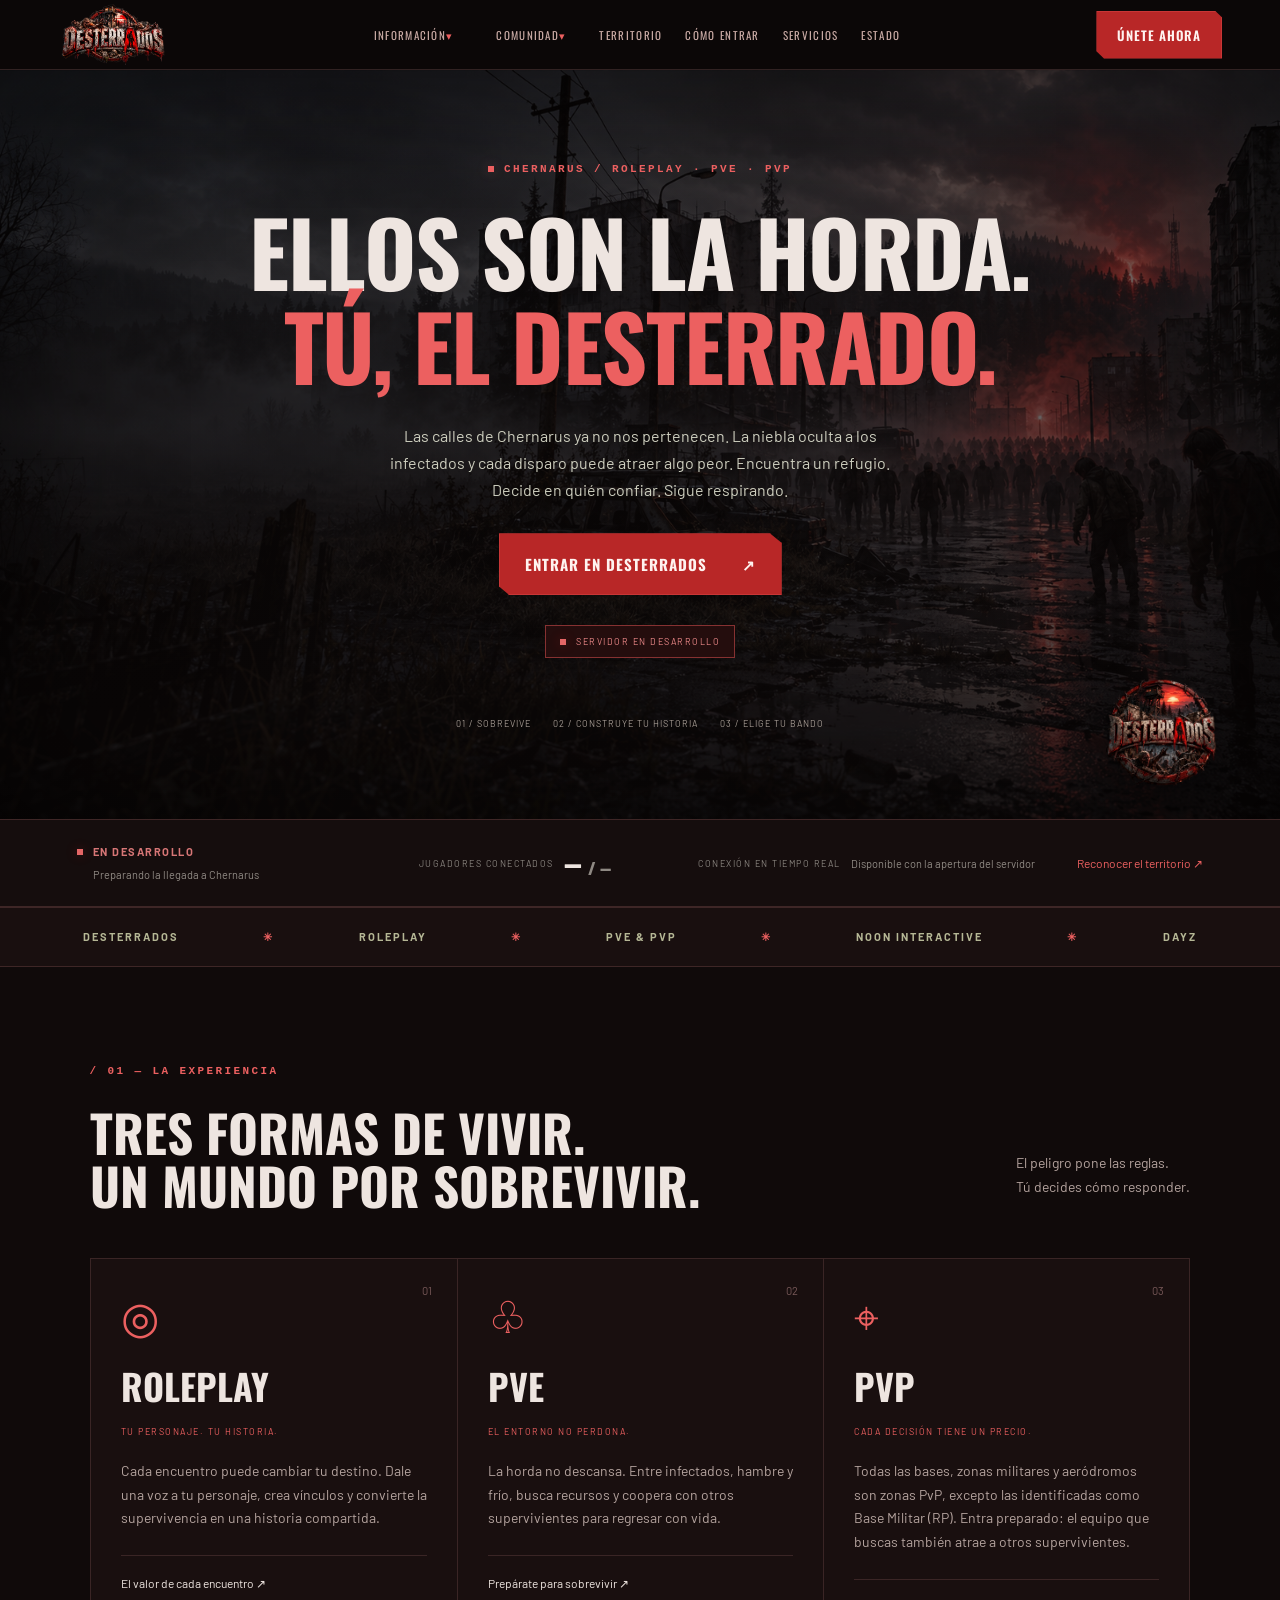
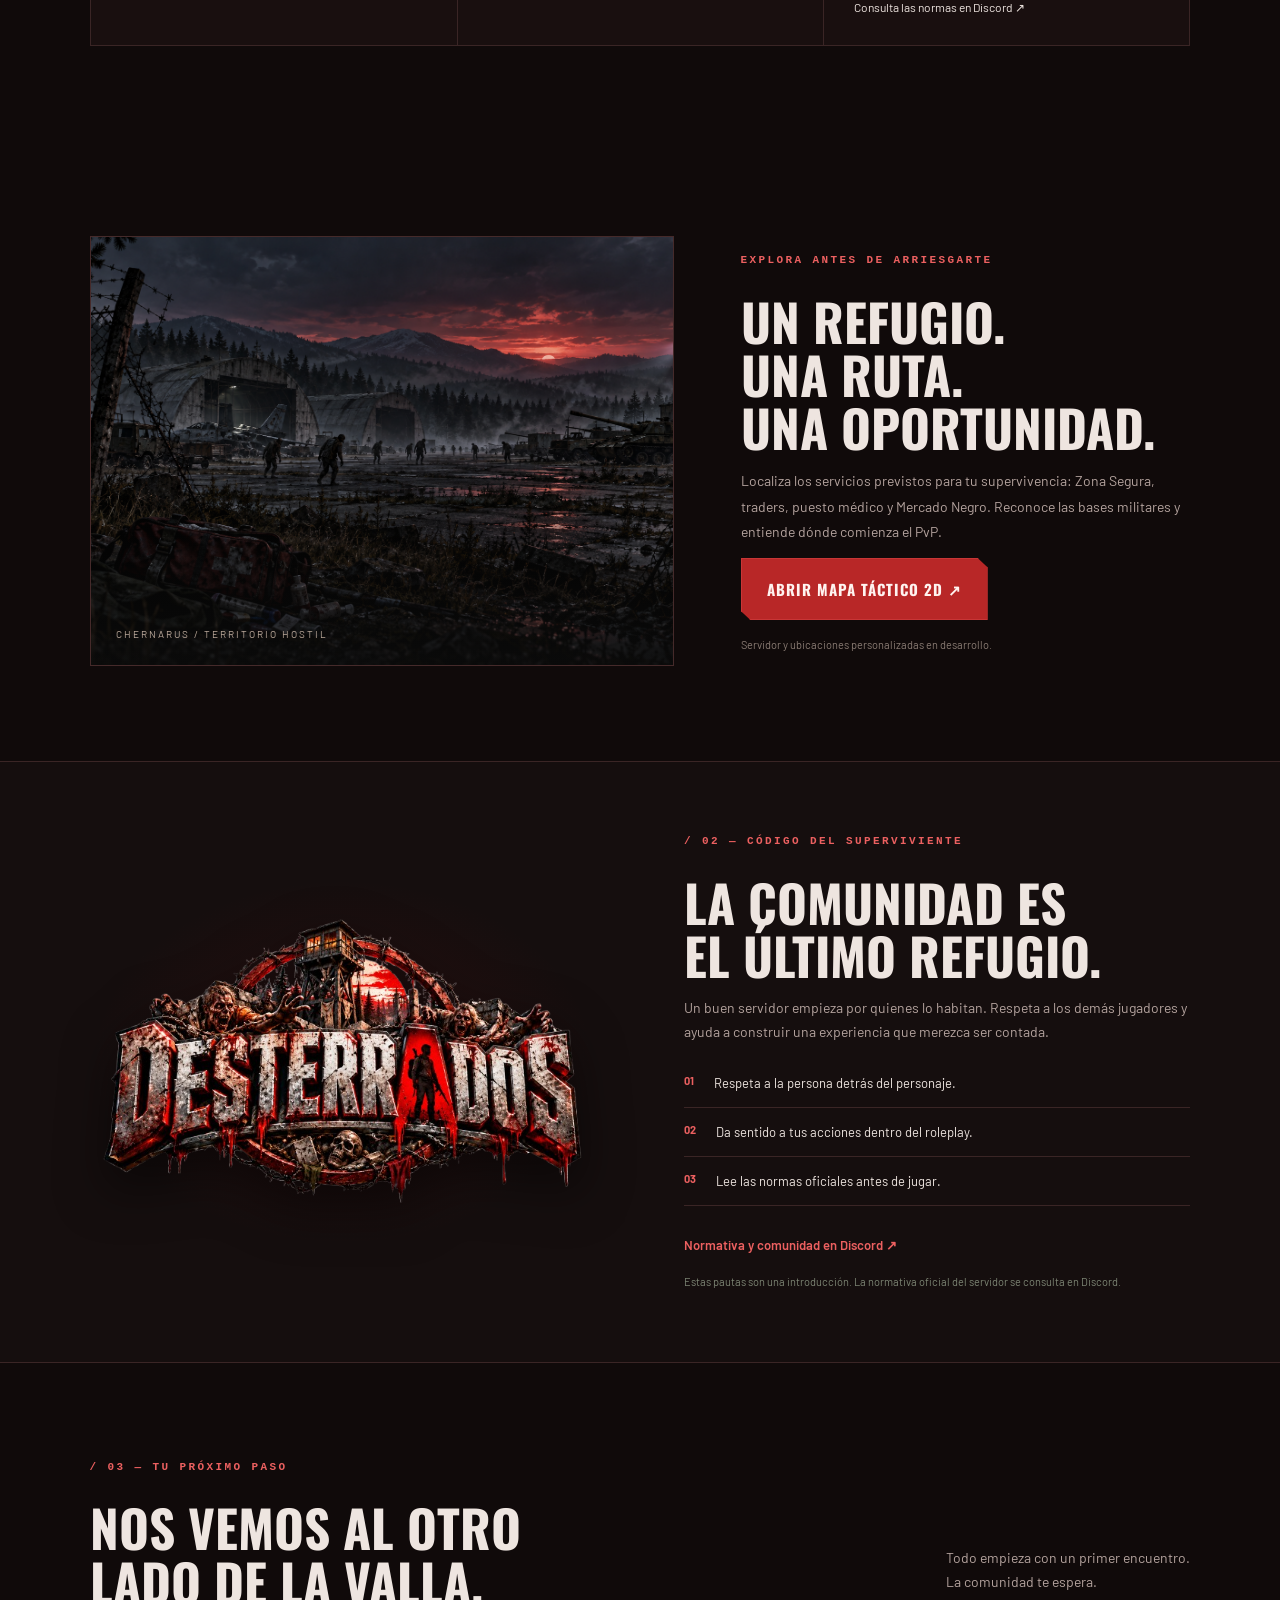
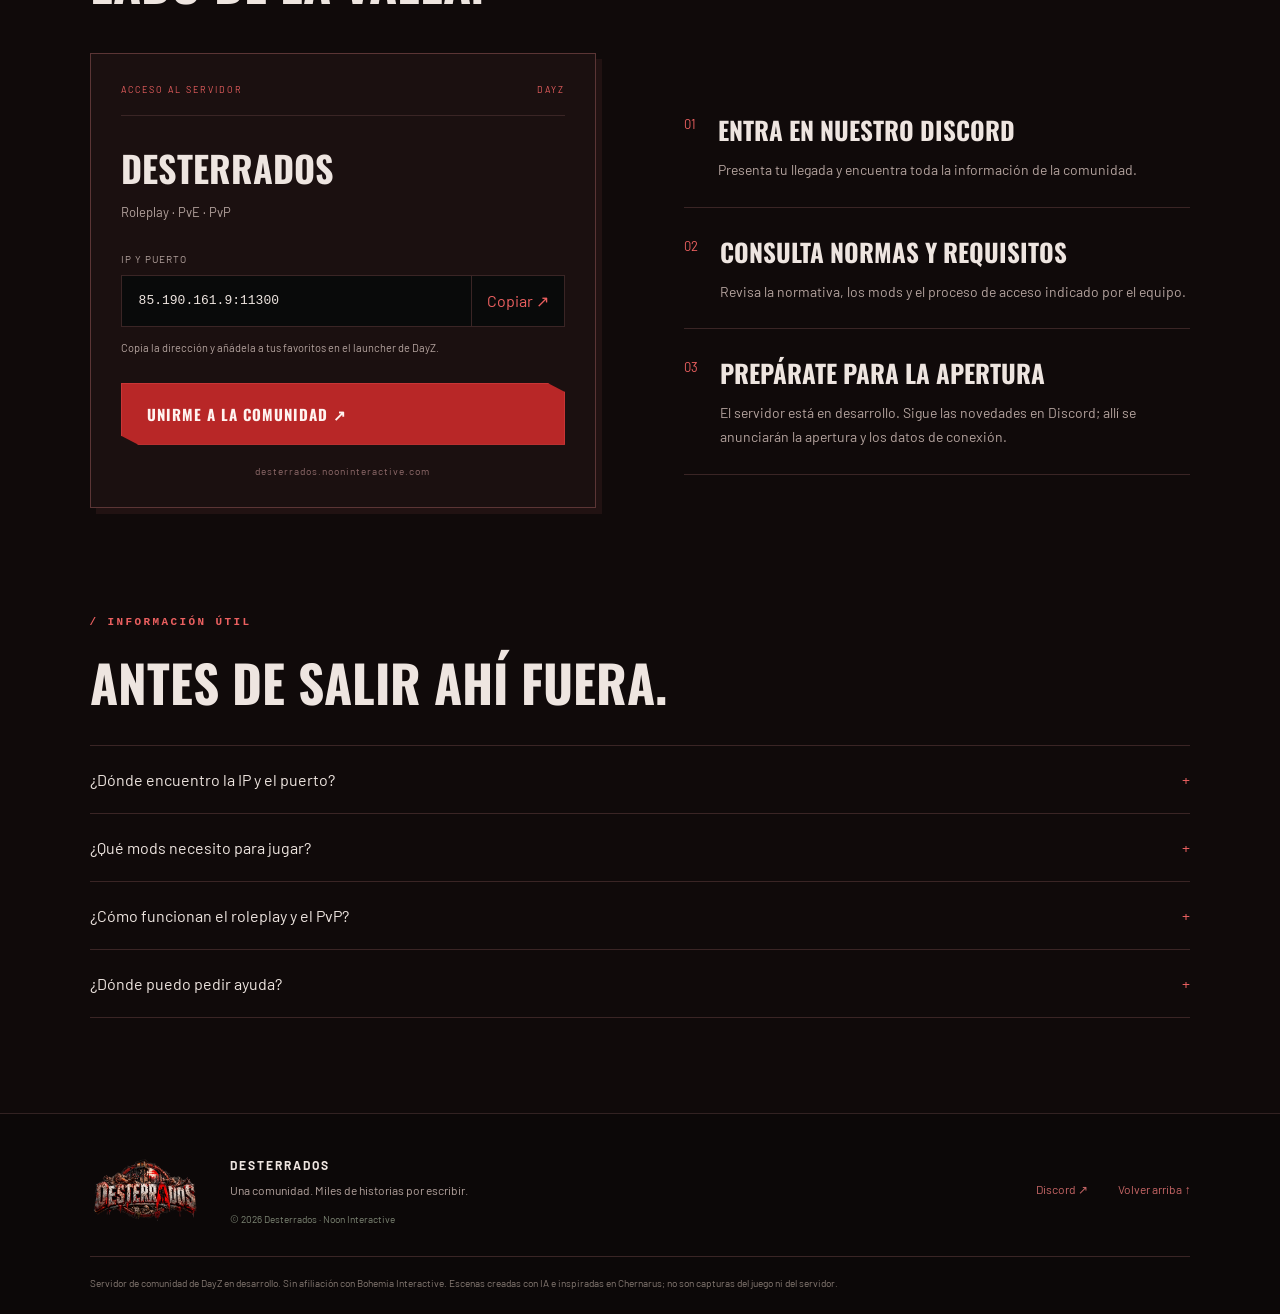
<file: index.html>
<!doctype html>
<html lang="es"><head><meta charset="utf-8"><meta name="viewport" content="width=device-width,initial-scale=1"><meta name="theme-color" content="#080909"><meta name="description" content="Desterrados: comunidad de DayZ con roleplay, PvE y PvP. Encuentra tu historia y únete a nuestro Discord."><title>Desterrados | DayZ · Noon Interactive</title><link rel="icon" href="assets/logo-emblem.png"><link rel="stylesheet" href="style.css"><link rel="stylesheet" href="dark.css"><link rel="stylesheet" href="interface.css"></head><body>
<a class="skip-link" href="#main">Saltar al contenido</a><header class="site-header"><a class="brand" href="index.html" aria-label="Desterrados, inicio"><img src="assets/logo-wide.png" alt="Desterrados"></a><button class="mobile-toggle" aria-label="Abrir menú" aria-controls="site-navigation" aria-expanded="false">☰</button><nav class="site-nav" id="site-navigation" aria-label="Principal"><details><summary>Información</summary><div class="nav-dropdown"><a href="index.html#experiencia">La experiencia</a><a href="index.html#codigo">Normativa y comunidad</a><a href="mapa.html">Charnarus</a><a href="index.html#conexion">Cómo entrar</a></div></details><details><summary>Comunidad</summary><div class="nav-dropdown"><a href="https://discord.gg/SMAMFn2gkX" target="_blank" rel="noopener noreferrer">Discord de Desterrados ↗</a><a href="index.html#codigo">Código del superviviente</a></div></details><a href="mapa.html">Territorio</a><a href="index.html#conexion">Cómo entrar</a><a href="mapa.html#servicios">Servicios</a><a href="estado.html">Estado</a></nav><a class="button small" href="https://discord.gg/SMAMFn2gkX" target="_blank" rel="noopener noreferrer">Únete ahora</a></header>
<main id="main"><section id="inicio" class="hero"><div class="grid-overlay"></div><div class="hero-copy"><p class="eyebrow"><span></span> CHERNARUS / ROLEPLAY · PVE · PVP</p><h1>Ellos son la horda.<br><em>Tú, el desterrado.</em></h1><p class="lead">Las calles de Chernarus ya no nos pertenecen. La niebla oculta a los infectados y cada disparo puede atraer algo peor. Encuentra un refugio. Decide en quién confiar. Sigue respirando.</p><div class="actions"><a class="button" href="#conexion">Entrar en Desterrados <b>↗</b></a></div><div class="development-badge"><span></span> SERVIDOR EN DESARROLLO</div><div class="hero-meta"><span>01 / SOBREVIVE</span><span>02 / CONSTRUYE TU HISTORIA</span><span>03 / ELIGE TU BANDO</span></div></div><div class="hero-art"><div class="orbit"></div><img src="assets/logo-emblem.png" alt="Emblema de Desterrados con una torre de vigilancia, supervivientes e infectados"><span class="art-caption">CHERNARUS NO OLVIDA A SUS MUERTOS.</span></div></section>
<div class="live-strip" aria-label="Estado del servidor"><div><span class="status-dot"></span><b>EN DESARROLLO</b><small>Preparando la llegada a Chernarus</small></div><div><span>JUGADORES CONECTADOS</span><strong>— <small>/ —</small></strong></div><div><span>CONEXIÓN EN TIEMPO REAL</span><small>Disponible con la apertura del servidor</small></div><a href="mapa.html">Reconocer el territorio ↗</a></div><div class="ticker"><span>DESTERRADOS</span><i>✳</i><span>ROLEPLAY</span><i>✳</i><span>PVE & PVP</span><i>✳</i><span>NOON INTERACTIVE</span><i>✳</i><span>DAYZ</span></div>
<section id="experiencia" class="section"><div class="section-heading"><div><p class="eyebrow">/ 01 — LA EXPERIENCIA</p><h2>Tres formas de vivir.<br>Un mundo por sobrevivir.</h2></div><p>El peligro pone las reglas.<br>Tú decides cómo responder.</p></div><div class="modes"><article><span class="number">01</span><div class="symbol">◎</div><h3>Roleplay</h3><p class="tag">TU PERSONAJE. TU HISTORIA.</p><p>Cada encuentro puede cambiar tu destino. Dale una voz a tu personaje, crea vínculos y convierte la supervivencia en una historia compartida.</p><a href="#codigo">El valor de cada encuentro ↗</a></article><article><span class="number">02</span><div class="symbol">♧</div><h3>PvE</h3><p class="tag">EL ENTORNO NO PERDONA.</p><p>La horda no descansa. Entre infectados, hambre y frío, busca recursos y coopera con otros supervivientes para regresar con vida.</p><a href="#conexion">Prepárate para sobrevivir ↗</a></article><article><span class="number">03</span><div class="symbol">⌖</div><h3>PvP</h3><p class="tag">CADA DECISIÓN TIENE UN PRECIO.</p><p>Todas las bases, zonas militares y aeródromos son zonas PvP, excepto las identificadas como Base Militar (RP). Entra preparado: el equipo que buscas también atrae a otros supervivientes.</p><a href="https://discord.gg/SMAMFn2gkX" target="_blank" rel="noopener noreferrer">Consulta las normas en Discord ↗</a></article></div></section>
<section class="territory-preview section"><div class="territory-photo" role="img" aria-label="Arte generado de un aeródromo militar abandonado inspirado en Chernarus"><span>CHERNARUS / TERRITORIO HOSTIL</span></div><div><p class="eyebrow">EXPLORA ANTES DE ARRIESGARTE</p><h2>Un refugio.<br>Una ruta.<br>Una oportunidad.</h2><p>Localiza los servicios previstos para tu supervivencia: Zona Segura, traders, puesto médico y Mercado Negro. Reconoce las bases militares y entiende dónde comienza el PvP.</p><a class="button" href="mapa.html">Abrir mapa táctico 2D ↗</a><small>Servidor y ubicaciones personalizadas en desarrollo.</small></div></section><section class="manifesto" id="codigo"><div class="manifesto-art"><img src="assets/logo-wide.png" alt="Logotipo oficial de Desterrados"></div><div><p class="eyebrow">/ 02 — CÓDIGO DEL SUPERVIVIENTE</p><h2>La comunidad es<br>el último refugio.</h2><p>Un buen servidor empieza por quienes lo habitan. Respeta a los demás jugadores y ayuda a construir una experiencia que merezca ser contada.</p><div class="principles"><p><b>01</b><span>Respeta a la persona detrás del personaje.</span></p><p><b>02</b><span>Da sentido a tus acciones dentro del roleplay.</span></p><p><b>03</b><span>Lee las normas oficiales antes de jugar.</span></p></div><a class="text-link" href="https://discord.gg/SMAMFn2gkX" target="_blank" rel="noopener noreferrer">Normativa y comunidad en Discord ↗</a><small>Estas pautas son una introducción. La normativa oficial del servidor se consulta en Discord.</small></div></section>
<section class="section connection" id="conexion"><div class="section-heading"><div><p class="eyebrow">/ 03 — TU PRÓXIMO PASO</p><h2>Nos vemos al otro<br>lado de la valla.</h2></div><p>Todo empieza con un primer encuentro.<br>La comunidad te espera.</p></div><div class="join-grid"><div class="server-panel"><div class="panel-top"><span>ACCESO AL SERVIDOR</span><span>DAYZ</span></div><h3>Desterrados</h3><p>Roleplay · PvE · PvP</p><label for="server-ip">IP Y PUERTO</label><div class="ip-row"><output id="server-ip">En desarrollo</output><button id="copy-ip" disabled aria-label="Copiar IP, pendiente de confirmar">Copiar ↗</button></div><p class="muted" id="ip-help">Dirección del servidor: 85.190.161.9:11300.</p><a class="button" href="https://discord.gg/SMAMFn2gkX" target="_blank" rel="noopener noreferrer">Unirme a la comunidad ↗</a><span class="domain">desterrados.nooninteractive.com</span></div><ol class="steps"><li><span>01</span><div><h3>Entra en nuestro Discord</h3><p>Presenta tu llegada y encuentra toda la información de la comunidad.</p></div></li><li><span>02</span><div><h3>Consulta normas y requisitos</h3><p>Revisa la normativa, los mods y el proceso de acceso indicado por el equipo.</p></div></li><li><span>03</span><div><h3>Prepárate para la apertura</h3><p>El servidor está en desarrollo. Sigue las novedades en Discord; allí se anunciarán la apertura y los datos de conexión.</p></div></li></ol></div></section>
<section class="faq section"><p class="eyebrow">/ INFORMACIÓN ÚTIL</p><h2>Antes de salir ahí fuera.</h2><details><summary>¿Dónde encuentro la IP y el puerto?<span>+</span></summary><p>Puedes copiar la dirección 85.190.161.9:11300 en la sección de conexión. Consulta los requisitos y las novedades en Discord.</p></details><details><summary>¿Qué mods necesito para jugar?<span>+</span></summary><p>Consulta la lista actualizada y las instrucciones del servidor en Discord antes de conectar.</p></details><details><summary>¿Cómo funcionan el roleplay y el PvP?<span>+</span></summary><p>Todas las bases, zonas militares y aeródromos son PvP excepto las marcadas Base Militar (RP). Consulta el mapa 2D y la normativa oficial antes de jugar; las ubicaciones personalizadas aún están en desarrollo.</p></details><details><summary>¿Dónde puedo pedir ayuda?<span>+</span></summary><p>Únete a <a href="https://discord.gg/SMAMFn2gkX" target="_blank" rel="noopener noreferrer">nuestro Discord</a> y consulta al equipo de la comunidad.</p></details></section>
</main><footer><img src="assets/logo-wide.png" alt="Desterrados"><div><b>DESTERRADOS</b><p>Una comunidad. Miles de historias por escribir.</p><span>© <span id="year">2026</span> Desterrados · Noon Interactive</span></div><a href="https://discord.gg/SMAMFn2gkX" target="_blank" rel="noopener noreferrer">Discord ↗</a><a href="#inicio">Volver arriba ↑</a><small>Servidor de comunidad de DayZ en desarrollo. Sin afiliación con Bohemia Interactive. Escenas creadas con IA e inspiradas en Chernarus; no son capturas del juego ni del servidor.</small></footer><script src="config.js"></script><script src="app.js"></script><script src="territory.js"></script></body></html>
</file>
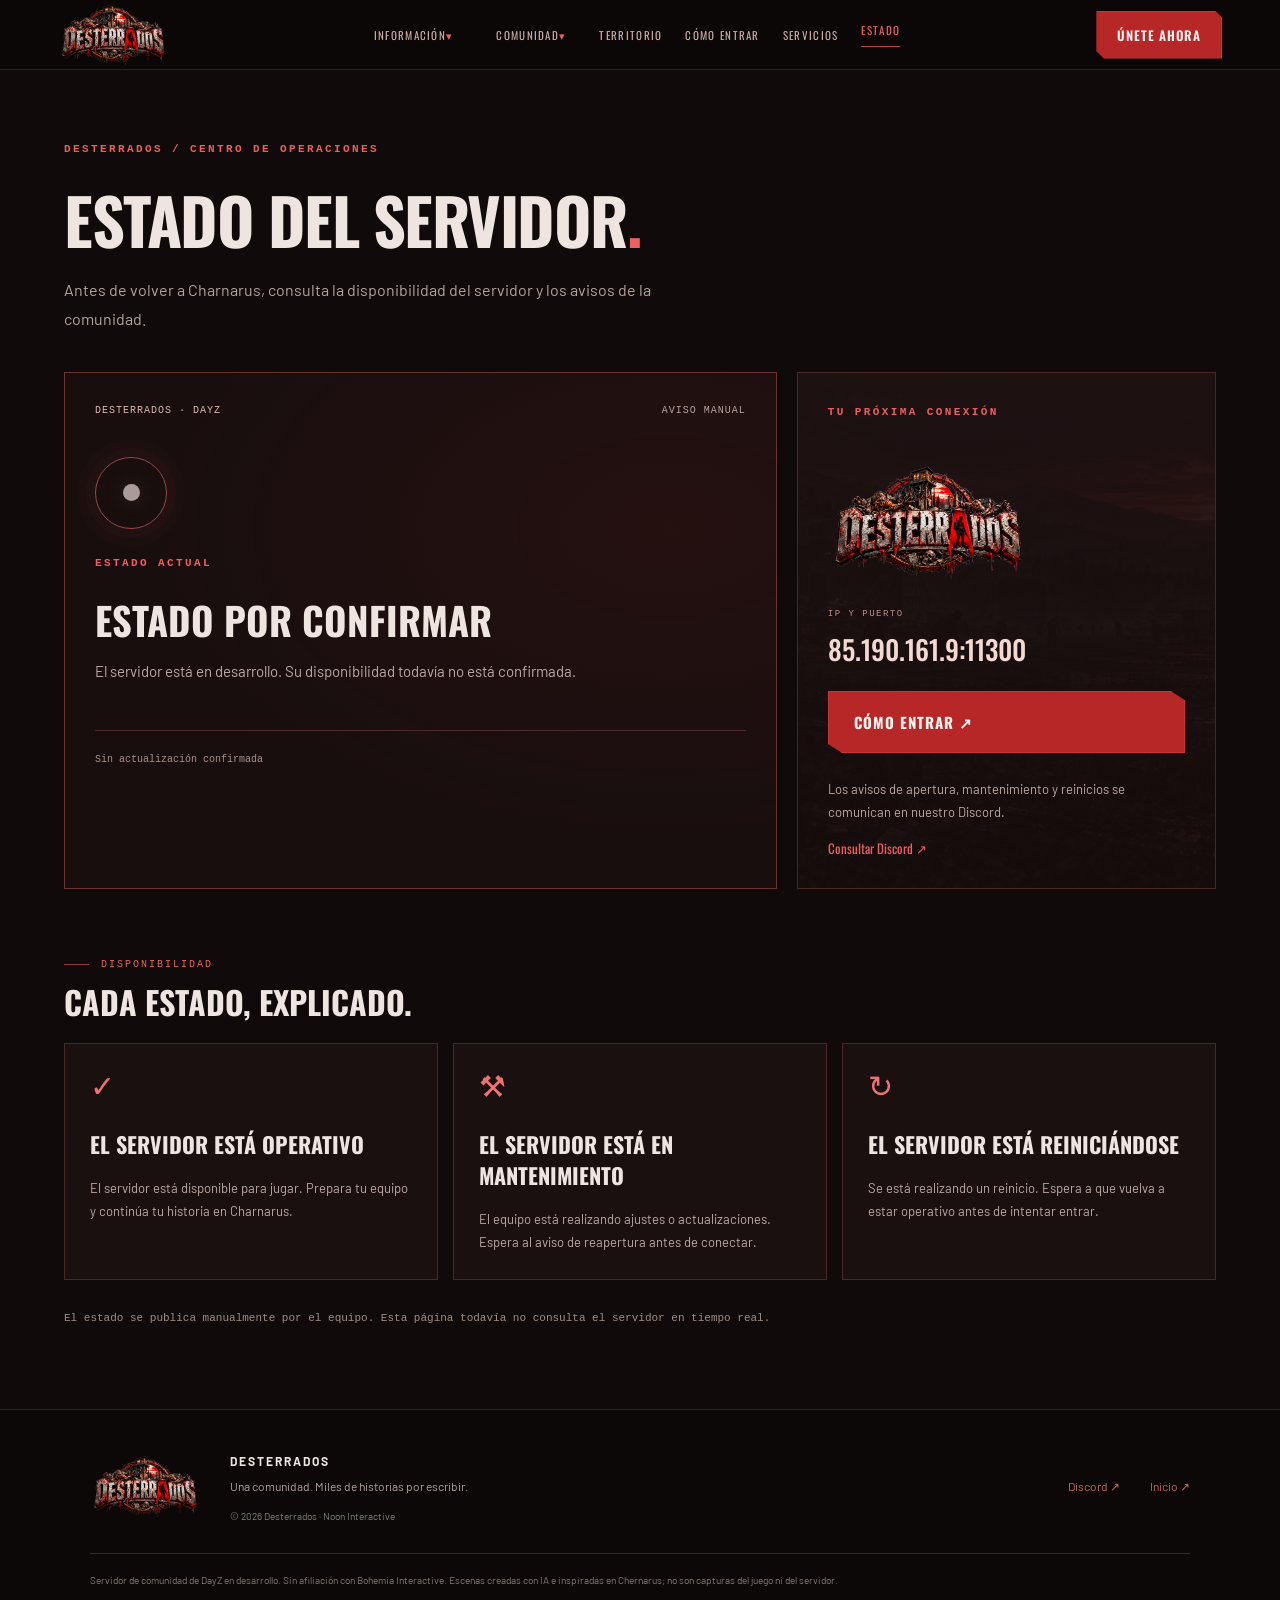
<file: estado.html>
<!doctype html>
<html lang="es"><head><meta charset="utf-8"><meta name="viewport" content="width=device-width,initial-scale=1"><meta name="theme-color" content="#100a0a"><meta name="description" content="Estado del servidor Desterrados DayZ: operativo, en mantenimiento o reiniciándose."><title>Estado del servidor · Desterrados</title><link rel="icon" href="assets/logo-emblem.png"><link rel="stylesheet" href="style.css"><link rel="stylesheet" href="dark.css"><link rel="stylesheet" href="interface.css"><link rel="stylesheet" href="estado.css"></head><body>
<a class="skip-link" href="#main">Saltar al contenido</a><header class="site-header"><a class="brand" href="index.html" aria-label="Desterrados, inicio"><img src="assets/logo-wide.png" alt="Desterrados"></a><button class="mobile-toggle" aria-label="Abrir menú" aria-controls="site-navigation" aria-expanded="false">☰</button><nav class="site-nav" id="site-navigation" aria-label="Principal"><details><summary>Información</summary><div class="nav-dropdown"><a href="index.html#experiencia">La experiencia</a><a href="index.html#codigo">Normativa y comunidad</a><a href="mapa.html">Charnarus</a><a href="index.html#conexion">Cómo entrar</a></div></details><details><summary>Comunidad</summary><div class="nav-dropdown"><a href="https://discord.gg/SMAMFn2gkX" target="_blank" rel="noopener noreferrer">Discord de Desterrados ↗</a><a href="index.html#codigo">Código del superviviente</a></div></details><a href="mapa.html">Territorio</a><a href="index.html#conexion">Cómo entrar</a><a href="mapa.html#servicios">Servicios</a><a href="estado.html" class="active" aria-current="page">Estado</a></nav><a class="button small" href="https://discord.gg/SMAMFn2gkX" target="_blank" rel="noopener noreferrer">Únete ahora</a></header>
<main id="main" class="status-page"><section class="status-intro"><p class="eyebrow">DESTERRADOS / CENTRO DE OPERACIONES</p><h1>Estado del servidor<span>.</span></h1><p>Antes de volver a Charnarus, consulta la disponibilidad del servidor y los avisos de la comunidad.</p></section>
<section class="status-layout" aria-label="Disponibilidad del servidor"><div class="status-current" id="status-current" data-state="pending"><div class="status-panel-label"><span>DESTERRADOS · DAYZ</span><span class="status-source">AVISO MANUAL</span></div><div class="status-signal" aria-hidden="true"><span></span></div><div role="status" aria-live="polite"><p class="eyebrow">ESTADO ACTUAL</p><h2 id="status-title">Estado por confirmar</h2><p id="status-description">El servidor está en desarrollo. Su disponibilidad todavía no está confirmada.</p></div><p class="status-updated" id="status-updated">Sin actualización confirmada</p></div>
<aside class="status-connection"><p class="eyebrow">TU PRÓXIMA CONEXIÓN</p><img src="assets/logo-wide.png" alt="Desterrados"><span class="status-ip-label">IP Y PUERTO</span><output id="status-ip">85.190.161.9:11300</output><a class="button" href="index.html#conexion">Cómo entrar ↗</a><p>Los avisos de apertura, mantenimiento y reinicios se comunican en nuestro Discord.</p><a class="text-link" href="https://discord.gg/SMAMFn2gkX" target="_blank" rel="noopener noreferrer">Consultar Discord ↗</a></aside></section>
<section class="status-legend" aria-labelledby="states-title"><p class="section-kicker">Disponibilidad</p><h2 id="states-title">Cada estado, explicado.</h2><div class="status-cards"><article data-status-card="operational"><div class="status-card-top"><span class="status-card-icon" aria-hidden="true">✓</span><span class="status-active-label" hidden>ESTADO ACTUAL</span></div><h3>El servidor está operativo</h3><p>El servidor está disponible para jugar. Prepara tu equipo y continúa tu historia en Charnarus.</p></article><article data-status-card="maintenance"><div class="status-card-top"><span class="status-card-icon" aria-hidden="true">⚒</span><span class="status-active-label" hidden>ESTADO ACTUAL</span></div><h3>El servidor está en mantenimiento</h3><p>El equipo está realizando ajustes o actualizaciones. Espera al aviso de reapertura antes de conectar.</p></article><article data-status-card="restarting"><div class="status-card-top"><span class="status-card-icon" aria-hidden="true">↻</span><span class="status-active-label" hidden>ESTADO ACTUAL</span></div><h3>El servidor está reiniciándose</h3><p>Se está realizando un reinicio. Espera a que vuelva a estar operativo antes de intentar entrar.</p></article></div></section>
<p class="status-disclosure">El estado se publica manualmente por el equipo. Esta página todavía no consulta el servidor en tiempo real.</p></main><footer><img src="assets/logo-wide.png" alt="Desterrados"><div><b>DESTERRADOS</b><p>Una comunidad. Miles de historias por escribir.</p><span>© <span id="year">2026</span> Desterrados · Noon Interactive</span></div><a href="https://discord.gg/SMAMFn2gkX" target="_blank" rel="noopener noreferrer">Discord ↗</a><a href="index.html#inicio">Inicio ↗</a><small>Servidor de comunidad de DayZ en desarrollo. Sin afiliación con Bohemia Interactive. Escenas creadas con IA e inspiradas en Chernarus; no son capturas del juego ni del servidor.</small></footer>
<script src="config.js"></script><script src="estado.js"></script><script src="territory.js"></script></body></html>
</file>
<file: style.css>
@import url('https://fonts.googleapis.com/css2?family=Barlow+Condensed:wght@500;600;700;800&family=Barlow:wght@400;500;600;700&display=swap');
:root{--bg:#111410;--panel:#191d17;--line:#343a2e;--text:#eeeede;--muted:#a6ab9c;--accent:#d17c7c}*{box-sizing:border-box}html{scroll-behavior:smooth;scroll-padding-top:100px}body{margin:0;background:var(--bg);color:var(--text);font-family:Barlow,Arial,sans-serif}a{color:inherit;text-decoration:none}button{font:inherit}a:focus-visible,button:focus-visible,summary:focus-visible{outline:2px solid var(--accent);outline-offset:5px}header{height:100px;padding:0 5%;display:flex;align-items:center;justify-content:space-between;border-bottom:1px solid var(--line);gap:25px;background:#111410f0}.brand img{width:150px;display:block}nav{display:flex;gap:30px;font-size:14px;color:#c0c4b7}nav a:hover,.text-link:hover{color:var(--accent)}.button{display:inline-flex;align-items:center;justify-content:space-between;gap:35px;background:var(--accent);color:#201010;font-size:15px;font-weight:700;padding:19px 25px;border:1px solid var(--accent);transition:background .2s}.button:hover{background:#e9a5a5}.button.small{padding:13px 18px;font-size:13px}.hero{min-height:690px;padding:80px 5% 45px;display:grid;grid-template-columns:1.12fr 1fr;align-items:center;position:relative;overflow:hidden;background:radial-gradient(ellipse at 78% 40%,#3d232327,transparent 50%),linear-gradient(135deg,#241818,#111410 65%)}.grid-overlay{position:absolute;inset:0;background-image:linear-gradient(#9e5e5e08 1px,transparent 1px),linear-gradient(90deg,#9e5e5e08 1px,transparent 1px);background-size:70px 70px;pointer-events:none}.hero-copy,.hero-art{position:relative}.eyebrow{font-size:11px;letter-spacing:2px;font-weight:600;color:var(--accent);display:flex;align-items:center;gap:10px;margin:0 0 25px}.eyebrow>span{width:6px;height:6px;background:var(--accent);box-shadow:0 0 12px #d17c7c55}h1,h2,h3{font-family:'Barlow Condensed','Arial Narrow',Impact,sans-serif;margin:0;font-weight:700}h1{font-size:clamp(55px,5.6vw,90px);line-height:.98;letter-spacing:-1.5px;text-transform:uppercase}h1 em{color:var(--accent);font-style:normal}p{line-height:1.7}.lead{font-size:16px;color:#b9bfae;margin:30px 0;max-width:540px}.actions{display:flex;align-items:center;gap:28px}.text-link{font-size:13px;font-weight:600}.hero-meta{display:flex;gap:22px;margin-top:60px;font-size:9px;letter-spacing:1px;color:#8f9785}.hero-art{text-align:center}.hero-art img{width:100%;max-width:530px;filter:drop-shadow(0 30px 30px #0009);position:relative}.orbit{position:absolute;width:95%;aspect-ratio:1;border:1px solid #d17c7c15;border-radius:50%;top:0;left:2.5%}.art-caption{display:block;margin:22px 0 0;font-size:9px;letter-spacing:2px;color:#838a79}.ticker{display:flex;justify-content:space-around;gap:20px;padding:22px 4%;border-top:1px solid var(--line);border-bottom:1px solid var(--line);font-size:11px;font-weight:700;letter-spacing:2px;background:#251b1b;color:#b5be9c}.ticker i{color:var(--accent);font-style:normal}.section{padding:95px 7%;max-width:1600px;margin:auto}.section-heading{display:flex;align-items:end;justify-content:space-between;gap:30px;margin-bottom:45px}h2{font-size:clamp(38px,4vw,60px);line-height:1.04;text-transform:uppercase}.section-heading>p{font-size:14px;color:var(--muted)}.modes{display:grid;grid-template-columns:repeat(3,1fr);border:1px solid var(--line)}.modes article{padding:30px;position:relative;min-height:365px;background:linear-gradient(145deg,#2b1c1c55,transparent)}.modes article+article{border-left:1px solid var(--line)}.number{position:absolute;right:25px;top:25px;font-size:11px;color:#6f7762}.symbol{font-size:44px;color:var(--accent);height:70px}h3{font-size:36px;text-transform:uppercase}.tag{font-size:9px;letter-spacing:1.5px;color:var(--accent);margin:12px 0 20px}.modes article>p:not(.tag){font-size:14px;color:var(--muted)}.modes a{display:block;border-top:1px solid var(--line);padding-top:20px;margin-top:25px;font-size:12px}.manifesto{display:grid;grid-template-columns:1fr 1fr;align-items:center;gap:8%;padding:70px 7%;border-block:1px solid var(--line);background:#1e1717}.manifesto-art{padding:40px 0;background:radial-gradient(ellipse,#58212135,transparent 70%)}.manifesto-art img{width:100%;filter:drop-shadow(0 20px 25px #0008)}.manifesto>div>p:not(.eyebrow){color:var(--muted);font-size:14px}.principles{margin:28px 0}.principles p{display:flex;gap:20px;font-size:13px;padding-bottom:13px;border-bottom:1px solid var(--line)}.principles b{color:var(--accent);font-size:11px}.manifesto small{display:block;color:#7c8473;font-size:11px;line-height:1.7;margin-top:20px}.join-grid{display:grid;grid-template-columns:1fr 1fr;gap:8%}.server-panel{background:var(--panel);border:1px solid #5a4040;padding:30px;box-shadow:6px 6px 0 #221616}.panel-top{display:flex;justify-content:space-between;font-size:9px;letter-spacing:2px;color:var(--accent);border-bottom:1px solid var(--line);padding-bottom:20px;margin-bottom:25px}.server-panel>p{color:var(--muted);font-size:13px;margin-top:7px}.server-panel label{display:block;font-size:10px;letter-spacing:1px;color:var(--muted);margin-top:30px}.ip-row{display:flex;margin-top:10px;border:1px solid var(--line);background:#140e0e}.ip-row output{padding:17px;flex:1;font-family:monospace;font-size:13px;overflow-wrap:anywhere}.ip-row button{background:transparent;color:var(--accent);border:0;border-left:1px solid var(--line);padding:15px;cursor:pointer}.ip-row button:disabled{color:#707864;cursor:not-allowed}.server-panel .muted{font-size:11px;margin:12px 0 25px}.server-panel .button{width:100%}.domain{font-size:10px;letter-spacing:1px;display:block;text-align:center;margin-top:20px;color:#878f7b}.steps{list-style:none;padding:0;margin:0;display:flex;flex-direction:column;justify-content:center}.steps li{display:flex;gap:22px;padding:25px 0;border-bottom:1px solid var(--line)}.steps li>span{font-size:13px;color:var(--accent);padding-top:5px}.steps h3{font-size:25px}.steps p{font-size:14px;color:var(--muted);margin:10px 0 0}.faq{padding-top:10px}.faq h2{margin-bottom:35px}.faq details{border-top:1px solid var(--line)}.faq details:last-child{border-bottom:1px solid var(--line)}summary{padding:24px 0;cursor:pointer;list-style:none;display:flex;justify-content:space-between;font-size:16px}summary::-webkit-details-marker{display:none}summary span{color:var(--accent)}details[open] summary span{transform:rotate(45deg)}details p{color:var(--muted);font-size:14px;max-width:800px;margin:0 0 25px}details p a{text-decoration:underline;color:var(--accent)}footer{border-top:1px solid var(--line);padding:40px 7% 25px;display:flex;align-items:center;flex-wrap:wrap;gap:30px}footer img{width:110px}footer>div{flex:1}footer b{letter-spacing:2px;font-size:12px}footer p{color:var(--muted);font-size:12px;margin:7px 0}footer span{font-size:10px;color:#7c8473}footer>a{font-size:12px}footer>small{width:100%;border-top:1px solid var(--line);padding-top:20px;font-size:10px;color:#727b66}@media(min-width:1600px){.hero{padding-inline:max(5%,calc((100vw - 1440px)/2))}}@media(max-width:900px){header{height:85px}nav{gap:15px;font-size:12px}.hero{padding-top:55px;min-height:600px}h1{font-size:60px}.hero-meta{gap:15px;flex-wrap:wrap}.actions{gap:20px;flex-wrap:wrap}.modes article{padding:22px}.section{padding:70px 5%}.manifesto{gap:5%;padding:50px 5%}}@media(max-width:650px){header{padding:10px 5%;height:78px}.brand img{width:105px}nav{display:none}.button.small{font-size:11px;padding:12px}.hero{grid-template-columns:1fr;padding:45px 6% 30px}.hero-art{grid-row:1;margin-bottom:25px}.hero-art img{max-width:275px}.art-caption{display:none}.orbit{display:none}h1{font-size:54px}.eyebrow{font-size:9px}.lead{font-size:14px}.lead br{display:none}.hero-meta{margin-top:35px;font-size:8px}.ticker{overflow:hidden;justify-content:start;white-space:nowrap;font-size:9px;padding:18px}.ticker span:nth-of-type(n+4),.ticker i:nth-of-type(n+3){display:none}.section-heading{display:block}.section-heading>p{margin-top:20px}.modes{grid-template-columns:1fr}.modes article{min-height:0;padding:28px}.modes article+article{border-left:0;border-top:1px solid var(--line)}.manifesto{grid-template-columns:1fr;padding:35px 6% 50px}.manifesto-art{padding:10px 20px 35px}.join-grid{grid-template-columns:1fr;gap:30px}.server-panel{padding:23px}.steps li{padding:20px 0}.section{padding:60px 6%}.faq{padding-top:10px}.faq summary{font-size:14px;gap:15px}footer{gap:20px}footer img{width:85px}footer>div{flex-basis:60%}}@media(prefers-reduced-motion:reduce){html{scroll-behavior:auto}*{transition:none!important}}
</file>
<file: dark.css>
:root{--bg:#080909;--panel:#111212;--line:#2c2d2c;--text:#e6e2db;--muted:#a39e98;--accent:#ce3636}body{background:var(--bg)}header{background:#080909f2;border-bottom-color:#441d1d}.button{color:#fff;background:#a72626;border-color:#b23333}.button:hover{background:#cb3737}.hero{min-height:740px;background:linear-gradient(90deg,#070808ee 0%,#070808c7 40%,#07080863 75%),linear-gradient(0deg,#080909,transparent 35%),url('assets/chernarus-horde.png') center/cover}.grid-overlay{background:none;box-shadow:inset 0 0 160px #0008}.hero-art img{max-width:430px}.orbit{border-color:#bd252526}.hero .eyebrow{color:#e05f5f}.hero .lead{color:#c0bab3;max-width:540px}.hero-meta{color:#a49a92}.art-caption{color:#bb9c96}.development-badge{display:inline-flex;gap:10px;align-items:center;border:1px solid #832f2f70;background:#210707a6;color:#f48d8d;padding:10px 14px;font-size:9px;letter-spacing:1.5px;margin-top:30px}.development-badge span,.status-dot{width:6px;height:6px;background:#e46666;display:inline-block;box-shadow:0 0 12px #cc212155}.ticker{background:#180e0e;border-color:#3b1d1d;color:#b2a39c}.live-strip{padding:25px 6%;display:grid;grid-template-columns:1.25fr 1fr 1.4fr auto;gap:30px;border-top:1px solid #532929;border-bottom:1px solid var(--line);align-items:center;background:#101010}.live-strip>div{display:flex;flex-wrap:wrap;align-items:center;gap:10px}.live-strip b{font-size:11px;letter-spacing:1.5px;color:#d77676}.live-strip span:not(.status-dot){font-size:9px;letter-spacing:1.5px;color:#8b8680}.live-strip small{font-size:11px;color:#8f8983}.live-strip div:first-child small{width:100%;margin-left:16px}.live-strip strong{font-family:'Barlow Condensed',Impact,sans-serif;font-size:30px;line-height:1}.live-strip strong small{font-size:19px}.live-strip a{font-size:12px;color:#d57777}.modes article{background:linear-gradient(145deg,#2c131370,transparent)}.number{color:#785959}.modes .symbol{color:#c24b4b}.tag{color:#c76c6c}.manifesto{background:#101111}.manifesto-art{background:radial-gradient(ellipse,#9f181826,transparent 70%)}.server-panel{border-color:#5b3030;box-shadow:6px 6px 0 #211212}.ip-row{background:#090a0a}.ip-row button:disabled{color:#79665f}.panel-top{color:#d76c6c}.domain{color:#8e6a6a}.steps li>span{color:#d96565}.territory-preview{display:grid;grid-template-columns:1.3fr 1fr;gap:6%;align-items:center}.territory-photo{min-height:430px;position:relative;background:linear-gradient(0deg,#0b0b0be6,transparent 45%),url('assets/chernarus-military.png') center/cover;border:1px solid #452a2a}.territory-photo span{position:absolute;bottom:25px;left:25px;font-size:10px;letter-spacing:2px;color:#baa89a}.territory-preview p:not(.eyebrow){font-size:14px;color:var(--muted);line-height:1.8}.territory-preview small{display:block;margin-top:18px;color:#897b73;font-size:11px}nav a.active{color:#df6c6c;border-bottom:1px solid #bd3e3e;padding-bottom:8px}footer{background:#090909}footer>small{color:#857972}.mobile-map-link{display:none}@media(max-width:1000px){nav{gap:14px}.live-strip{grid-template-columns:1fr 1fr;gap:20px}.territory-preview{gap:4%}.hero{min-height:650px}}@media(max-width:650px){.hero{background:linear-gradient(0deg,#080909 3%,#080909bd 60%,#08090955),url('assets/chernarus-horde.png') 60% center/cover}.hero-art img{max-width:240px}.hero{min-height:0}.hero-copy h1{font-size:52px}.live-strip{padding:22px 6%;gap:18px}.live-strip div:nth-child(3){grid-column:1/-1}.live-strip>a{grid-column:1/-1}.territory-preview{grid-template-columns:1fr;gap:30px}.territory-photo{min-height:250px}.territory-preview h2 br{display:none}.territory-preview h2{font-size:40px}.mobile-map-link{display:inline-flex}header .button.small{padding:10px;font-size:10px}header{gap:10px}header nav{display:flex}header nav>a{display:none}header nav>a[href="mapa.html"]{display:block;font-size:12px;white-space:nowrap}header .brand img{width:85px}.hero-meta{color:#b8a59c}}
</file>
<file: interface.css>
@import url('https://fonts.googleapis.com/css2?family=Oswald:wght@500;600;700&display=swap');
:root{--bg:#100b0b;--panel:#170f0f;--line:#302121;--text:#e7e5d5;--muted:#a6a799;--accent:#c74f4f}body{background:var(--bg);color:var(--text)}h1,h2,h3{font-family:Oswald,'Barlow Condensed',Impact,sans-serif}a:focus-visible,button:focus-visible,summary:focus-visible{outline:2px solid var(--accent);outline-offset:4px}.skip-link{position:fixed;top:-70px;left:20px;background:var(--accent);padding:12px;color:#111;z-index:3000}.skip-link:focus{top:10px}.site-header{height:70px;position:sticky;top:0;z-index:1200;padding:0 4.5%;background:#0c0808f5;border-bottom:1px solid #312222;display:flex;gap:28px;align-items:center}.site-header .brand img{width:110px}.site-nav{display:flex;align-items:center;gap:23px;margin:auto}.site-nav>a,.site-nav summary{font-family:Oswald,Arial,sans-serif;font-size:11px;letter-spacing:1.3px;text-transform:uppercase;color:#b4b5a2;cursor:pointer;white-space:nowrap}.site-nav>a:hover,.site-nav summary:hover,.site-nav>a.active{color:var(--accent)}.site-nav details{position:relative}.site-nav summary{list-style:none;padding:10px}.site-nav summary::-webkit-details-marker{display:none}.site-nav summary::after{content:' ▾';color:var(--accent)}.site-nav details[open]>summary{border:1px solid #613535;background:#1d1010}.nav-dropdown{position:absolute;top:calc(100% + 8px);left:0;min-width:200px;padding:8px;background:#160d0d;border:1px solid #593737;box-shadow:0 12px 28px #0008;display:grid}.nav-dropdown a{padding:12px;font-size:12px;color:#c6c7b5}.nav-dropdown a:hover{background:#291a1a;color:var(--accent)}.site-header .button.small{font:600 13px Oswald,Arial,sans-serif;text-transform:uppercase;letter-spacing:1px;background:var(--accent);border-color:var(--accent);color:#120808;clip-path:polygon(0 0,94% 0,100% 15%,100% 100%,6% 100%,0 85%);padding:13px 20px}.mobile-toggle{display:none;background:none;border:1px solid #4d3232;color:var(--text);font-size:23px;width:38px;height:36px}.button{font-family:Oswald,Arial,sans-serif;letter-spacing:1px;text-transform:uppercase;background:var(--accent);border-color:var(--accent);color:#130909;border-radius:0;clip-path:polygon(0 0,96% 0,100% 15%,100% 100%,4% 100%,0 85%)}.button:hover{background:#e26262;color:#111}.button.outline{background:#150a0a75;color:var(--text);border-color:#983535;clip-path:none}.button.outline:hover{background:#98353535}.eyebrow{color:var(--accent);font-family:monospace;font-size:11px;letter-spacing:2.4px}.section-kicker{color:var(--accent);font:10px monospace;letter-spacing:2px;text-transform:uppercase;display:flex;align-items:center;gap:12px}.section-kicker::before{content:'';width:25px;height:1px;background:#913c3c}.development-badge{color:#d57373;border-color:#753131;background:#1c0e0e}.hero h1 em{color:var(--text)}.hero-copy{text-align:center;max-width:920px;margin:auto}.hero{grid-template-columns:1fr;background:linear-gradient(#0c080880,#0c0808c9),url('assets/chernarus-horde.png') center/cover;padding:90px 6%;min-height:650px}.hero .eyebrow,.hero .actions,.hero .hero-meta{justify-content:center}.hero .lead{margin:30px auto;color:#cdcebe}.hero .hero-art{display:none}.hero h1{font-size:clamp(55px,7vw,95px);line-height:1.05}.hero h1 em{color:var(--accent)}.live-strip{background:#150d0d;border-color:#3e2626}.ticker{background:#190f0f;color:#b5b795;border-color:#3e2626}.modes article{background:#190f0f}.modes .symbol,.tag,.panel-top,.steps li>span,.live-strip a{color:var(--accent)}.manifesto{background:#150e0e}.server-panel{border-color:#5b3535;background:#1b1010}.principles b{color:var(--accent)}footer{background:#0c0808;border-color:#322222}footer a{color:#c76666}.territory-page{overflow:hidden}.territory-hero{height:600px;min-height:540px;position:relative;display:grid;place-items:center;text-align:center;padding:60px 6%;isolation:isolate}.territory-backdrop{position:absolute;inset:0;z-index:-2;background:linear-gradient(#100b0b55,#100b0ba3 70%,#100b0b),url('assets/chernarus-military.png') center/cover}.territory-backdrop.alt{background-image:linear-gradient(#100b0b55,#100b0ba3 70%,#100b0b),url('assets/chernarus-horde.png');opacity:0;animation:sceneFade 18s ease-in-out infinite}.territory-hero.is-paused .alt{animation-play-state:paused}.hero-content{max-width:950px}.hero-content .eyebrow{justify-content:center;margin-bottom:18px}.hero-content .presented{font:500 22px Oswald,Arial,sans-serif;letter-spacing:7px;color:#c1c0ac;text-transform:uppercase;margin:0 0 6px}.hero-content h1{font-size:clamp(65px,7.8vw,110px);letter-spacing:2px;line-height:1.1;text-transform:uppercase;color:#eee9cf}.hero-content .intro{max-width:720px;margin:24px auto 32px;color:#d0d1c4;font-size:18px;line-height:1.7}.hero-content .actions{justify-content:center;gap:13px}.hero-content .button{padding:18px 26px}.hero-scroll{display:grid;gap:10px;margin-top:35px;font:9px monospace;letter-spacing:2px;color:#b3b6a2}.hero-scroll::after{content:'';width:1px;height:28px;background:#8a4545;margin:auto}.scene-toggle{position:absolute;right:25px;bottom:24px;background:#100b0b99;border:1px solid #773b3b;color:#c7c8b4;padding:8px 12px;font:9px monospace;letter-spacing:1px;cursor:pointer}.territory-section{max-width:1440px;padding:80px 5%;margin:auto}.territory-section h2{font-size:clamp(32px,3.4vw,48px);line-height:1.15;letter-spacing:.6px;text-transform:uppercase;margin:13px 0 17px}.territory-section>.section-intro{max-width:770px;color:var(--muted);font-size:16px;line-height:1.8}.terrain-facts{display:grid;grid-template-columns:repeat(6,1fr);gap:14px;margin-top:38px}.terrain-facts article{padding:22px 18px;border:1px solid #342121;border-left:3px solid #a93d3d;background:#1a1010;min-height:220px}.terrain-facts small{font:9px monospace;letter-spacing:1.6px;color:#ad5858;display:block;text-transform:uppercase}.terrain-facts strong{font:600 clamp(24px,2.9vw,43px) Oswald,sans-serif;display:block;margin:20px 0;color:#dfdfca;line-height:1.05;overflow-wrap:anywhere}.terrain-facts p{font-size:12px;line-height:1.7;color:#aaaE99;margin:0}.map-section{padding-top:40px}.map-shell{position:relative;margin-top:35px;border:1px solid #492e2e;background:#170e0e}.map-shell #charnarus-map{height:670px;z-index:0}.map-tools{position:absolute;top:15px;right:15px;display:grid;gap:6px;z-index:700}.map-tools button{width:42px;height:42px;display:grid;place-items:center;background:#100a0ade;border:1px solid #694b4b;color:#e1e3c9;font-size:21px;cursor:pointer}.map-tools button:hover{background:#4a2424}.map-tools button:disabled{opacity:.35}.map-shell-meta{position:absolute;bottom:0;left:0;right:0;z-index:700;display:flex;justify-content:space-between;gap:20px;padding:12px 18px;background:#100707dd;border-top:1px solid #613c3c;font:10px monospace;letter-spacing:1px;color:#d0d5b6;pointer-events:none}.map-shell.is-expanded{position:fixed;inset:12px;z-index:2500;margin:0}.map-shell:fullscreen{width:100vw;height:100vh;margin:0}.map-shell:fullscreen #charnarus-map,.map-shell.is-expanded #charnarus-map{height:100%}.map-footnote{display:flex;align-items:center;justify-content:space-between;gap:30px;margin-top:18px}.map-footnote p{font-size:11px;color:#9b9f8a;line-height:1.8;margin:0;max-width:850px}.map-footnote a{color:var(--accent);font:11px Oswald;letter-spacing:1px;text-transform:uppercase;white-space:nowrap}.map-resource-legend{display:flex;gap:20px;flex-wrap:wrap;margin:24px 0;color:#bfc4a9;font:10px monospace}.map-resource-legend span{display:flex;gap:7px;align-items:center}.map-resource-legend i{width:7px;height:7px;border-radius:50%;background:var(--legend-color)}.locations-console{margin-top:35px;background:transparent}.filter-heading{display:flex;justify-content:space-between;color:#a3ad8d;font:10px monospace;letter-spacing:1.5px;border-top:1px solid #472d2d;padding:22px 0 15px}.map-filters{display:flex;flex-wrap:wrap;gap:8px;margin-bottom:18px}.map-filters button{font:11px Oswald,sans-serif;letter-spacing:1px;text-transform:uppercase;padding:10px 16px;background:#1d1111;border:1px solid #503434;color:#b8c0a4;cursor:pointer}.map-filters button.selected{color:#ec9a9a;border-color:#b24b4b;background:#2d1515}.point-list{display:grid;grid-template-columns:repeat(3,1fr);gap:8px}.point-item{display:flex;gap:12px;align-items:center;text-align:left;padding:14px 16px;background:#1d1212;border:1px solid #3b2727;color:#d1d8c0;font:13px Barlow;cursor:pointer}.point-item:hover,.point-item.is-active{background:#341c1c;border-color:#964a4a}.point-item>span{color:var(--accent);font-size:20px}.point-item b{font-size:12px;font-weight:500}.point-item small{display:block;color:#8e9b7d;font:8px monospace;letter-spacing:.5px;margin-top:5px}.point-detail{padding:28px 30px;margin-top:20px;display:grid;grid-template-columns:1.5fr 1fr;gap:45px;border:1px solid #523333;background:#1b1010}.point-detail h2{font-size:28px;margin-top:0}.point-detail .eyebrow{font-size:9px;margin-bottom:12px}.point-detail p{color:#acb599;font-size:14px;line-height:1.8}.point-detail .detail-location{font:10px monospace;color:#d06969}.detail-rule{border-left:1px solid #503030;padding-left:25px}.detail-rule>span{display:block;font-size:27px;color:var(--accent);margin-bottom:12px}.detail-rule>strong{font-size:13px;color:#d1d7bd}.detail-rule>a{font:11px Oswald;color:var(--accent)}.base-tooltip{background:#1b0e0e;color:#e5aeae;border:1px solid #9e4c4c;font:12px Barlow}.base-tooltip.leaflet-tooltip-top:before{border-top-color:#9e4c4c}.desterrados-pin{display:grid!important;place-items:center;background:#a32626;border:2px solid #f28d8d;border-radius:50%;color:#fff;box-shadow:0 0 0 5px #a5262633;font-size:20px}.desterrados-pin.rp-pin{background:#8d3434;font-size:11px}.place-label{color:#201010;font:600 12px Barlow;text-align:center;white-space:nowrap;text-shadow:1px 0 #eee9d4,-1px 0 #eee9d4,0 1px #eee9d4,0 -1px #eee9d4}.territory-split{display:grid;grid-template-columns:1.1fr 1fr;gap:6%;align-items:center}.territory-split img{width:100%;display:block;border:1px solid #432a2a}.territory-split p{font-size:15px;color:#aab497;line-height:1.9}.survival-notes{display:grid;gap:0;margin-top:28px}.survival-notes article{border-top:1px solid #462a2a;padding:18px 0}.survival-notes h3{font-size:19px;color:#dce0c8;text-transform:uppercase}.survival-notes p{font-size:13px;margin:8px 0 0}.services-tabs{display:grid;grid-template-columns:repeat(5,1fr);gap:10px;margin:30px 0}.services-tabs button{background:#1d1111;border:1px solid #462b2b;padding:22px 16px;text-align:left;color:#c8d0b5;cursor:pointer}.services-tabs button:hover,.services-tabs button.selected{border-color:#b24b4b;background:#301919}.services-tabs button span{font:10px monospace;color:#b55e5e;display:block;margin-bottom:15px}.services-tabs button b{font:500 18px Oswald;text-transform:uppercase}.service-panel{padding:35px;border:1px solid #563232;background:linear-gradient(120deg,#241515,#150c0c)}.service-panel h3{font-size:30px;text-transform:uppercase}.service-panel p{max-width:800px;color:#b2bc9d;line-height:1.9;font-size:15px}.service-panel small{color:#cc6868;font:10px monospace;letter-spacing:1px}.territory-cta{text-align:center;border-top:1px solid #3e2424;border-bottom:1px solid #3e2424;background:linear-gradient(#180d0dea,#180d0de3),url('assets/chernarus-horde.png') center/cover;padding:80px 6%}.territory-cta .eyebrow{justify-content:center}.territory-cta h2{font-size:clamp(36px,4vw,56px);text-transform:uppercase}.territory-cta p{max-width:650px;margin:25px auto;color:#b7bea5}.territory-cta .actions{justify-content:center}.map-source-status{font-size:10px;color:#899577;line-height:1.7;margin:18px 0}.territory-page .leaflet-container{font-family:Barlow,Arial,sans-serif}.text-link{color:var(--accent)}@keyframes sceneFade{0%,35%,100%{opacity:0}50%,85%{opacity:1}}@media(max-width:1000px){.site-nav{gap:12px}.site-nav>a,.site-nav summary{font-size:10px;letter-spacing:.8px}.terrain-facts{grid-template-columns:repeat(3,1fr)}.point-list{grid-template-columns:repeat(2,1fr)}.services-tabs{grid-template-columns:repeat(3,1fr)}.territory-hero{height:560px}.territory-split{gap:4%}}@media(max-width:700px){.site-header{height:64px;padding:0 5%;gap:15px}.site-header .brand img{width:95px}.mobile-toggle{display:block;margin-left:auto}.site-header .button.small{font-size:11px;padding:10px 15px}.site-nav{display:none;position:absolute;top:64px;left:0;right:0;margin:0;padding:20px 5%;background:#170b0bf7;border-bottom:1px solid #573333;align-items:start;gap:18px}.site-nav.is-open{display:grid}.site-nav>a,.site-nav summary{font-size:13px}.nav-dropdown{position:static;box-shadow:none;margin-top:10px}.territory-hero{min-height:520px;height:570px;padding:50px 6%}.hero-content .presented{font-size:16px;letter-spacing:4px}.hero-content h1{font-size:62px}.hero-content .intro{font-size:15px}.hero-content .eyebrow{font-size:9px;letter-spacing:1.4px}.hero-content .button{font-size:12px;padding:15px 18px}.territory-section{padding:55px 6%}.terrain-facts{grid-template-columns:repeat(2,1fr);gap:10px}.terrain-facts article{min-height:165px;padding:18px 15px}.terrain-facts strong{font-size:31px;margin:18px 0}.terrain-facts small{font-size:8px}.terrain-facts p{font-size:11px}.map-section{padding-top:10px}.map-shell #charnarus-map{height:540px}.map-shell-meta{font-size:8px;padding:12px;gap:10px}.map-tools{right:10px;top:10px}.map-tools button{width:36px;height:36px}.map-footnote{display:block}.map-footnote a{display:inline-block;margin-top:15px}.point-list{grid-template-columns:1fr 1fr}.point-item{padding:12px 9px;gap:7px}.point-item b{font-size:10px}.point-item small{font-size:7px}.point-detail{grid-template-columns:1fr;padding:23px;gap:10px}.detail-rule{padding:20px 0 0;border-left:0;border-top:1px solid #503030}.territory-split{grid-template-columns:1fr;gap:30px}.services-tabs{grid-template-columns:repeat(2,1fr)}.services-tabs button{padding:18px 14px}.services-tabs button b{font-size:16px}.service-panel{padding:24px}.scene-toggle{font-size:8px;bottom:12px;right:12px}.hero{min-height:600px}.hero h1{font-size:54px}}@media(prefers-reduced-motion:reduce){.territory-backdrop.alt{animation:none}.territory-backdrop{transition:none}html{scroll-behavior:auto}}
.terrain-facts article:first-child strong{font-size:29px}.terrain-facts article:last-child strong{font-size:27px;line-height:1.2;overflow-wrap:normal}.hero .hero-art{display:block;position:absolute;bottom:28px;right:5%;width:110px}.hero .hero-art .orbit,.hero .hero-art .art-caption{display:none}@media(max-width:700px){.hero .hero-art{position:static;width:95px;margin:25px auto 0}.terrain-facts article:first-child strong,.terrain-facts article:last-child strong{font-size:28px}}
:root{--bg:#100a0a;--panel:#191010;--line:#3a2525;--text:#eee5e0;--muted:#b4a39e;--accent:#ec6060}.button,.site-header .button.small{background:#b82727;border-color:#c83636;color:#fff3f0}.button:hover,.site-header .button.small:hover{background:#d73636;color:#fff}.button.outline{background:#16090975;border-color:#b33f3f;color:#f1e5df}.button.outline:hover{background:#94333335}.hero .eyebrow{color:var(--accent)}.site-nav>a,.site-nav summary{color:#c9aaa4}.site-nav a:hover,.site-nav summary:hover{color:#f57373}.terrain-facts article,.point-item,.services-tabs button{background:#1b1010;border-color:#492525}.terrain-facts article{border-left-color:#b73c3c}.point-item.is-active,.services-tabs button.selected,.map-filters button.selected{background:#351414;border-color:#bb3f3f;color:#ffc2c2}.hero h1 em{color:#ec6060}.development-badge{color:#ec8989;background:#240d0d;border-color:#863131}
.point-list{max-height:440px;overflow-y:auto;scrollbar-color:#82382d #1b1010;padding-right:5px}.map-search-label{display:block;font:10px monospace;letter-spacing:1px;color:#caaa9e;margin:18px 0 9px}.map-search{width:100%;padding:13px 15px;background:#150b0b;border:1px solid #71382f;color:#eee5e0;font:14px Barlow,Arial,sans-serif;margin-bottom:16px}.map-search:focus{outline:2px solid #ec6c60;outline-offset:2px}.desterrados-pin.camp-pin{background:#301313;border-color:#ffc0b1;box-shadow:0 0 0 7px #de67514d;font-size:22px}.point-empty{color:#caaa9e;font-size:13px;padding:15px}

/* Map and location menu remain side by side on desktop. */
.map-workspace{display:grid;grid-template-columns:minmax(0,1fr) 310px;gap:18px;margin-top:35px;align-items:stretch}.map-workspace .map-shell{margin-top:0;min-width:0}.map-workspace .locations-console{margin:0;padding:18px;border:1px solid #492e2e;background:#180e0e;display:flex;flex-direction:column;height:672px;min-width:0}.map-workspace .filter-heading{border:0;padding:0 0 16px;gap:10px;line-height:1.5;color:#ec8989}.map-workspace .filter-heading small{white-space:nowrap;font-size:9px}.map-workspace .map-filters{gap:6px;margin:0}.map-workspace .map-filters button{padding:8px 10px;font-size:10px}.map-workspace .point-list{grid-template-columns:1fr;max-height:none;flex:1;min-height:0;align-content:start;gap:7px}.map-workspace .point-item{padding:12px;min-height:60px}.map-workspace .point-item b{font-size:12px}.map-workspace .point-item small{font-size:8px;line-height:1.5}.map-workspace .map-search-label{margin-top:15px}.map-workspace .map-search{flex-shrink:0}.services-tabs{grid-template-columns:repeat(4,1fr)}
#charnarus-map img.leaflet-tile{max-width:none!important;max-height:none!important;border:0!important;border-radius:0!important;padding:0!important;box-shadow:none!important;object-fit:fill!important}#charnarus-map .leaflet-container{background:#252222}.desterrados-pin svg{width:21px;height:21px;display:block;fill:none;stroke:currentColor;stroke-width:1.8;stroke-linecap:round;stroke-linejoin:round}.desterrados-pin.pvp-pin{background:#a91d25;border-color:#ffe1dd;color:#fff;box-shadow:0 0 0 3px #a91d2530}.desterrados-pin.camp-pin svg{width:20px;height:20px}.map-section{scroll-margin-top:90px}
@media(max-width:850px){.map-workspace{grid-template-columns:1fr;gap:14px}.map-workspace .locations-console{height:auto;max-height:540px}.map-workspace .point-list{max-height:330px;flex:auto}.map-workspace .map-shell #charnarus-map{height:540px}.services-tabs{grid-template-columns:repeat(2,1fr)}}
@media(max-width:500px){.map-workspace .map-shell #charnarus-map{height:450px}.map-workspace .locations-console{padding:15px}}
.map-workspace .map-shell:fullscreen #charnarus-map,.map-workspace .map-shell.is-expanded #charnarus-map{height:100%}
@media(max-width:700px){.site-nav.is-open>a{display:block}}
</file>
<file: estado.css>
.status-page{max-width:1320px;margin:auto;padding:70px 5% 80px}.status-intro{max-width:780px;margin-bottom:38px}.status-intro h1{font-size:clamp(42px,5vw,68px);line-height:1.1;text-transform:uppercase;margin:18px 0 22px}.status-intro h1 span{color:var(--accent)}.status-intro>p:last-child{max-width:650px;font-size:16px;line-height:1.8;color:var(--muted)}.status-layout{display:grid;grid-template-columns:minmax(0,1.7fr) minmax(260px,1fr);gap:20px}.status-current{border:1px solid #663232;background:radial-gradient(ellipse at 85% 30%,#70202026,transparent 65%),#180e0e;padding:30px;display:flex;flex-direction:column;align-items:flex-start;min-height:390px}.status-panel-label{display:flex;justify-content:space-between;gap:20px;width:100%;font:10px monospace;letter-spacing:1px;color:#dcb9b2;line-height:1.6}.status-source{color:#b6a19c}.status-signal{width:72px;height:72px;margin:38px 0 25px;display:grid;place-items:center;border:1px solid #994949;border-radius:50%;box-shadow:0 0 0 9px #a33c3c0c,0 0 0 18px #a33c3c06}.status-signal>span{width:17px;height:17px;border-radius:50%;background:#a89b98;box-shadow:0 0 20px #a89b9830}.status-current h2{font-size:clamp(28px,3vw,40px);line-height:1.2;text-transform:uppercase;margin:12px 0 15px}.status-current [role=status]>p:last-child{color:#bca9a3;font-size:15px;line-height:1.8;max-width:570px}.status-updated{font:10px monospace;color:#a9918b;border-top:1px solid #4e2929;padding-top:20px;margin-top:30px;width:100%;line-height:1.7}.status-current[data-state=operational] .status-signal>span{background:#98b58c;box-shadow:0 0 25px #98b58c55}.status-current[data-state=maintenance] .status-signal>span{background:#e7ab68;box-shadow:0 0 25px #e7ab6855}.status-current[data-state=restarting] .status-signal>span{background:#ee7777;box-shadow:0 0 25px #ee777755}.status-connection{background:linear-gradient(#1d1010ed,#160c0cf2),url('assets/chernarus-military.png') center/cover;border:1px solid #492727;padding:30px;display:flex;flex-direction:column;align-items:flex-start}.status-connection img{width:200px;max-width:100%;margin:20px 0 30px}.status-ip-label{font:9px monospace;letter-spacing:1.5px;color:#bd8e83}.status-connection output{font:500 clamp(18px,2.2vw,27px) Oswald,Arial,sans-serif;color:#f3d9d1;margin:10px 0 22px;overflow-wrap:anywhere}.status-connection .button{width:100%;text-align:center}.status-connection>p:not(.eyebrow){color:#bca9a3;font-size:13px;line-height:1.8;margin:25px 0 13px}.status-connection .text-link{font:13px Oswald,Arial,sans-serif}.status-legend{padding-top:60px}.status-legend>h2{font-size:32px;text-transform:uppercase;margin:15px 0 25px}.status-cards{display:grid;grid-template-columns:repeat(3,1fr);gap:15px}.status-cards article{background:#1b1010;border:1px solid #492727;padding:25px}.status-card-top{display:flex;align-items:center;justify-content:space-between;gap:10px;margin-bottom:25px}.status-card-icon{font:30px Arial,sans-serif;color:#ec7373}.status-active-label{font:8px monospace;color:#ffaf9e;letter-spacing:1px}.status-cards h3{font-size:22px;line-height:1.4;text-transform:uppercase}.status-cards p{font-size:13px;color:#bca9a3;line-height:1.8;margin:17px 0 0}.status-cards article.is-current{border-color:#c65050;box-shadow:inset 0 3px #c65050;background:#291313}.status-disclosure{font:11px monospace;line-height:1.9;color:#a18d87;margin:28px 0 0}.status-active-label[hidden]{display:none}@media(max-width:850px){.status-layout{grid-template-columns:1fr}.status-connection img{width:150px;margin:15px 0}.status-cards{grid-template-columns:1fr}.status-page{padding:45px 6% 60px}.status-current{padding:24px}.status-panel-label{font-size:8px}.status-intro h1{font-size:43px}.status-cards article{padding:23px}.status-card-top{margin-bottom:15px}}@media(min-width:701px) and (max-width:1100px){.site-nav{gap:10px}.site-nav>a,.site-nav summary{font-size:10px;letter-spacing:.5px}.site-header{gap:14px}}
</file>
